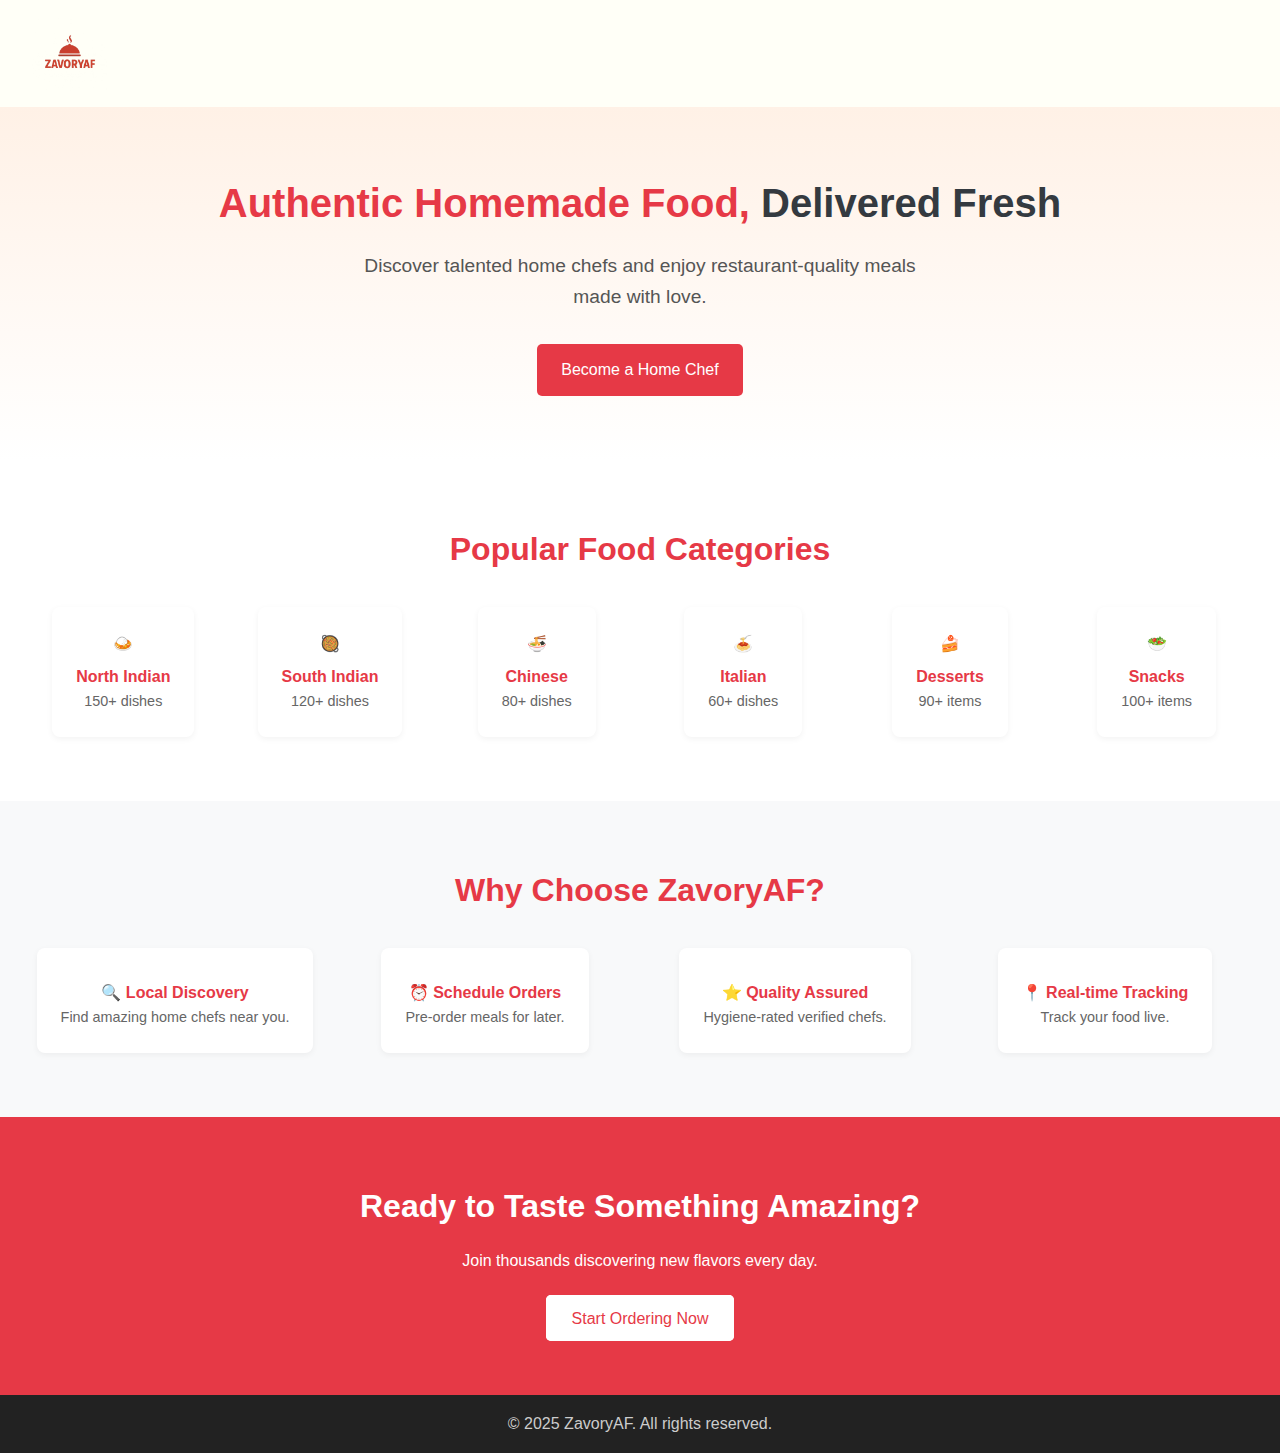
<file: index.html>
<!DOCTYPE html>
<html lang="en">
<head>
  <meta charset="UTF-8" />
  <meta name="viewport" content="width=device-width, initial-scale=1.0"/>
  <title>ZavoryAF - Homemade Food</title>
  <link rel="stylesheet" href="style.css" />
</head>
<body>
  <!-- Header and Navigation -->
  <header class="navbar">
    <img src="logo.jpg" alt="Zavoryaf Logo" class="logo">
    <nav>
      
    </nav>
  </header>

  <!-- Hero -->
  <section class="hero">
    <h2>Authentic Homemade Food, <span>Delivered Fresh</span></h2>
    <p>Discover talented home chefs and enjoy restaurant-quality meals made with love.</p>
    <div class="hero-buttons">
      <a href="https://wa.me/917671973258?text=Hi%20Zavoryaf%2C%20I%20want%20to%20become%20a%20chef!" class="btn primary">Become a Home Chef</a>
    </div>
  </section>

  <!-- Categories -->
  <section class="section" id="categories">
    <h3>Popular Food Categories</h3>
    <div class="grid">
      <div class="card"><div>🍛</div><h4>North Indian</h4><p>150+ dishes</p></div>
      <div class="card"><div>🥘</div><h4>South Indian</h4><p>120+ dishes</p></div>
      <div class="card"><div>🍜</div><h4>Chinese</h4><p>80+ dishes</p></div>
      <div class="card"><div>🍝</div><h4>Italian</h4><p>60+ dishes</p></div>
      <div class="card"><div>🍰</div><h4>Desserts</h4><p>90+ items</p></div>
      <div class="card"><div>🥗</div><h4>Snacks</h4><p>100+ items</p></div>
    </div>
  </section>

  <!-- Features -->
  <section class="section light" id="features">
    <h3>Why Choose ZavoryAF?</h3>
    <div class="grid features">
      <div class="card"><h4>🔍 Local Discovery</h4><p>Find amazing home chefs near you.</p></div>
      <div class="card"><h4>⏰ Schedule Orders</h4><p>Pre-order meals for later.</p></div>
      <div class="card"><h4>⭐ Quality Assured</h4><p>Hygiene-rated verified chefs.</p></div>
      <div class="card"><h4>📍 Real-time Tracking</h4><p>Track your food live.</p></div>
    </div>
  </section>

  <!-- CTA -->
  <section class="cta" id="cta">
    <h3>Ready to Taste Something Amazing?</h3>
    <p>Join thousands discovering new flavors every day.</p>
    <a href="https://wa.me/917671973258?text=Hi%20Zavoryaf%2C%20I%20want%20to%20place%20an%20order!" class="btn white">Start Ordering Now</a>
  </section>

  <!-- Footer -->
  <footer>
    <p>&copy; 2025 ZavoryAF. All rights reserved.</p>
  </footer>
</file>
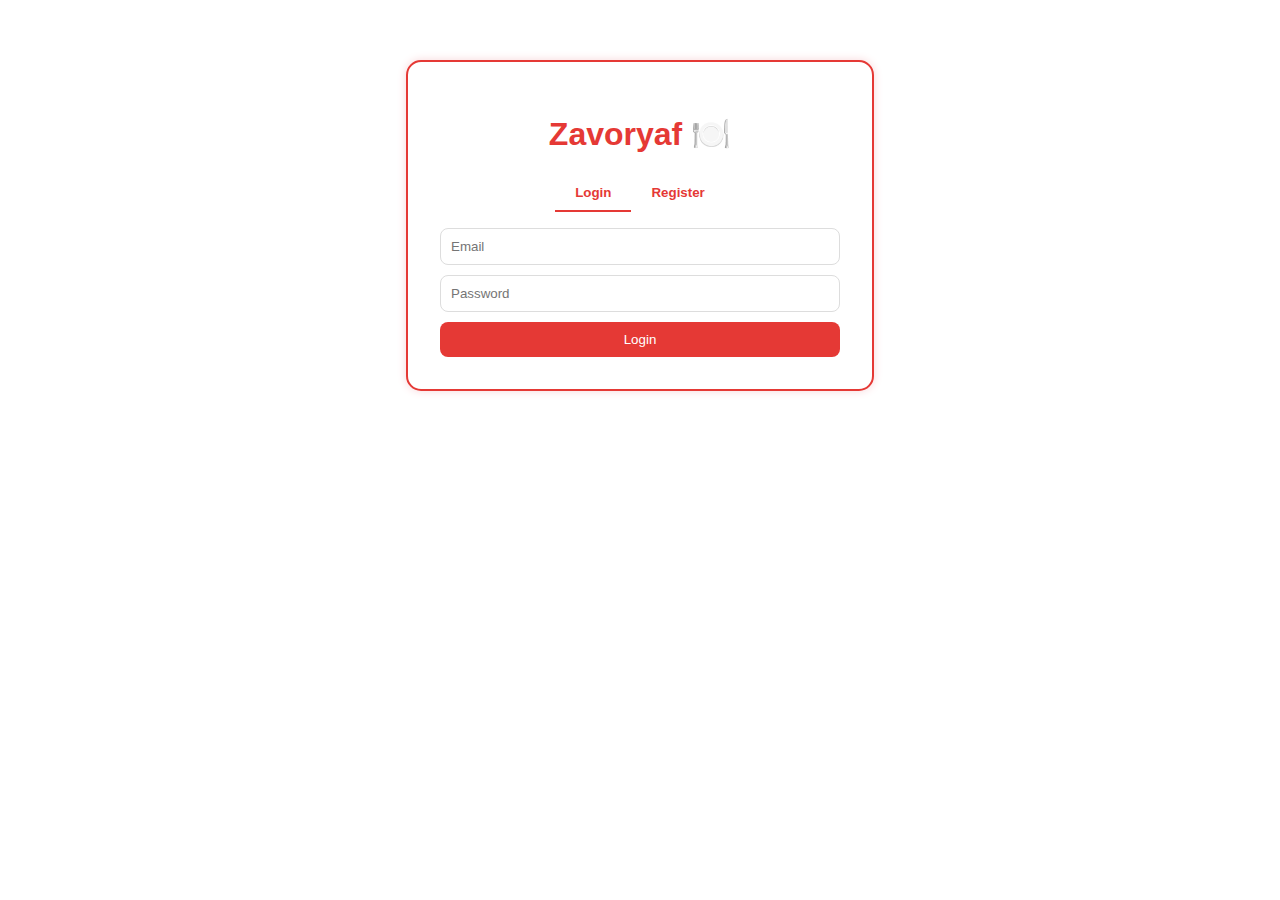
<file: zavoryaf-chef/index.html>
<!DOCTYPE html>
<html lang="en">
<head>
  <meta charset="UTF-8" />
  <meta name="viewport" content="width=device-width, initial-scale=1.0"/>
  <title>Zavoryaf - Login</title>
  <link rel="stylesheet" href="style.css" />
</head>
<body>
  <div class="auth-container">
    <h1>Zavoryaf 🍽️</h1>
    
    <div class="form-toggle">
      <button id="loginBtn" class="active">Login</button>
      <button id="registerBtn">Register</button>
    </div>

    <!-- Login Form -->
    <form id="loginForm" class="auth-form">
      <input type="email" placeholder="Email" required />
      <input type="password" placeholder="Password" required />
      <button type="submit">Login</button>
    </form>

    <!-- Register Form -->
    <form id="registerForm" class="auth-form hidden">
      <input type="text" placeholder="Name" required />
      <input type="email" placeholder="Email" required />
      <input type="password" placeholder="Password" required />
      
      <label for="certificateUpload">Upload Certificate (PDF/Image):</label>
      <input type="file" id="certificateUpload" accept=".pdf, image/*" required />

      <label for="kitchenPhotos">Upload Kitchen Photos:</label>
      <input type="file" id="kitchenPhotos" accept="image/*" multiple required />
      
      <button type="submit">Register</button>
    </form>
  </div>

  <script src="script.js"></script>
</body>
</html>
</file>
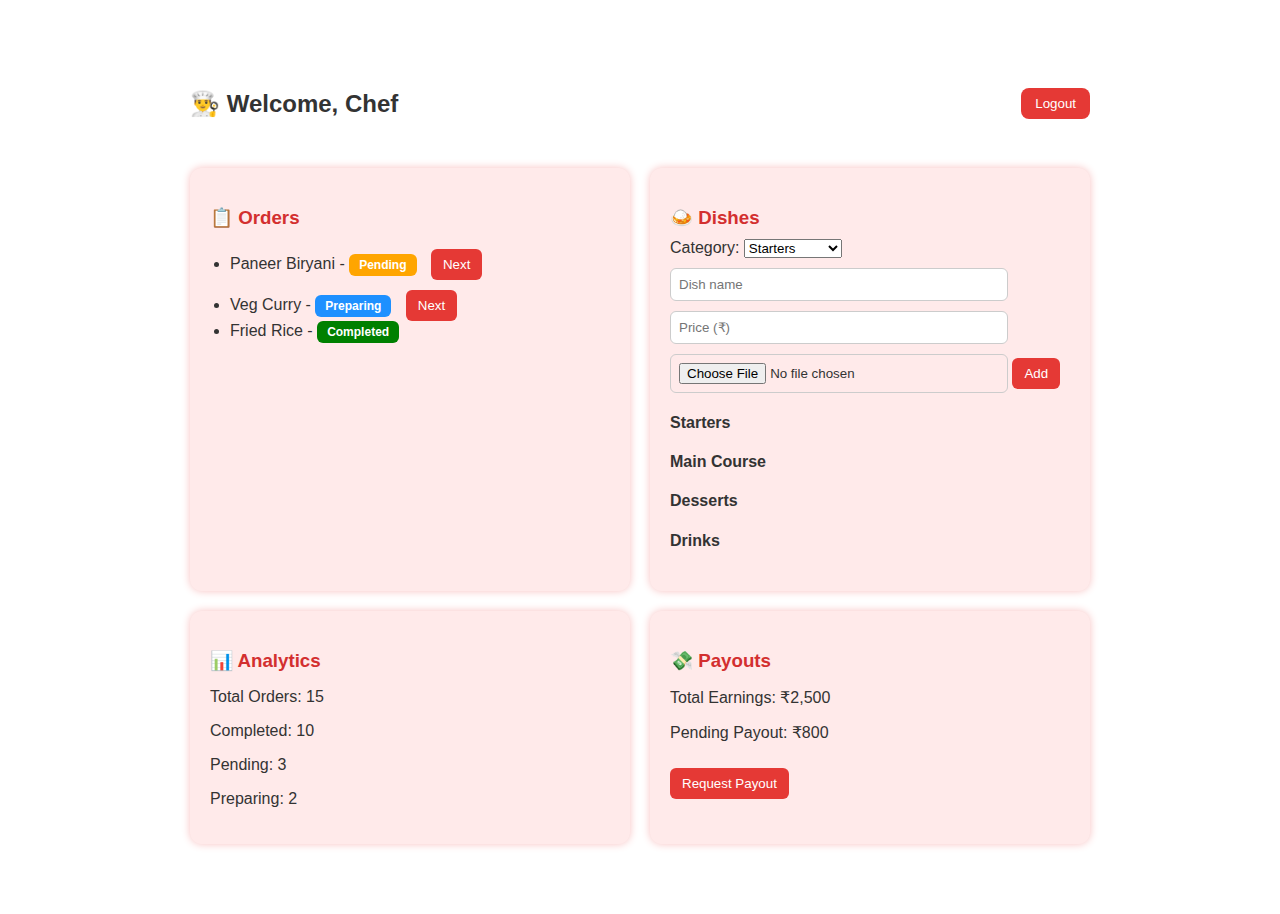
<file: zavoryaf-chef/dashboard.html>
<!DOCTYPE html>
<html lang="en">
<head>
  <meta charset="UTF-8" />
  <title>Chef Dashboard - Zavoryaf</title>
  <link rel="stylesheet" href="style.css" />
</head>
<body>
  <div class="dashboard-container">
    <header>
      <h2>👨‍🍳 Welcome, Chef</h2>
      <button onclick="logout()">Logout</button>
    </header>

    <section class="dashboard">
      <!-- Orders Section -->
      <div class="card">
        <h3>📋 Orders</h3>
        <ul id="orderList">
          <li>Paneer Biryani - <span class="status pending">Pending</span> <button onclick="updateOrderStatus(this)">Next</button></li>
          <li>Veg Curry - <span class="status preparing">Preparing</span> <button onclick="updateOrderStatus(this)">Next</button></li>
          <li>Fried Rice - <span class="status completed">Completed</span></li>
        </ul>
      </div>

      <!-- Dishes Section -->
      <div class="card">
        <h3>🍛 Dishes</h3>
        <label for="dishCategory">Category:</label>
        <select id="dishCategory">
          <option value="starters">Starters</option>
          <option value="main-course">Main Course</option>
          <option value="desserts">Desserts</option>
          <option value="drinks">Drinks</option>
        </select>

        <input type="text" id="newDish" placeholder="Dish name" />
        <input type="number" id="dishPrice" placeholder="Price (₹)" />
        <input type="file" id="dishImage" accept="image/*" />
        <button onclick="addDish()">Add</button>

        <h4>Starters</h4>
        <ul id="startersList"></ul>

        <h4>Main Course</h4>
        <ul id="main-courseList"></ul>

        <h4>Desserts</h4>
        <ul id="dessertsList"></ul>

        <h4>Drinks</h4>
        <ul id="drinksList"></ul>
      </div>

      <!-- Analytics Section -->
      <div class="card">
        <h3>📊 Analytics</h3>
        <p>Total Orders: 15</p>
        <p>Completed: 10</p>
        <p>Pending: 3</p>
        <p>Preparing: 2</p>
      </div>

      <!-- Payout Section -->
      <div class="card">
        <h3>💸 Payouts</h3>
        <p>Total Earnings: ₹2,500</p>
        <p>Pending Payout: ₹800</p>
        <button>Request Payout</button>
      </div>
    </section>
  </div>

  <script src="script.js"></script>
</body>
</html>
</file>
<file: style.css>
:root {
  --red: #e63946;
  --cream: #fff1e6;
  --light: #f8f9fa;
  --dark: #343a40;
}

* {
  margin: 0;
  padding: 0;
  box-sizing: border-box;
}

body {
  font-family: 'Segoe UI', sans-serif;
  line-height: 1.6;
  background: white;
  color: var(--dark);
}

a {
  text-decoration: none;
}

.navbar {
  display: flex;
  justify-content: space-between;
  padding: 1rem 2rem;
  background: #fffff7; /* updated color */
  box-shadow: 0 2px 4px rgba(0, 0, 0, 0.05);
}

.navbar h1 {
  color: var(--red);
}

.navbar nav a {
  margin-left: 1.5rem;
  color: var(--dark);
  font-weight: bold;
}

.logo {
  height: 75px;
  width: auto;
}

.hero {
  text-align: center;
  padding: 4rem 2rem;
  background: linear-gradient(to bottom, var(--cream), #fff);
}

.hero h2 {
  font-size: 2.5rem;
  margin-bottom: 1rem;
  color: var(--red);
}

.hero h2 span {
  color: var(--dark);
}

.hero p {
  font-size: 1.2rem;
  color: #555;
  max-width: 600px;
  margin: auto;
}

.hero-buttons {
  margin-top: 2rem;
  display: flex;
  gap: 1rem;
  justify-content: center;
  flex-wrap: wrap;
}

.btn {
  padding: 0.8rem 1.5rem;
  font-size: 1rem;
  border-radius: 5px;
  cursor: pointer;
}

.primary {
  background: var(--red);
  color: white;
  border: none;
}

.white {
  background: white;
  color: var(--red);
  border: 2px solid white;
}

.section {
  padding: 4rem 2rem;
  text-align: center;
}

.section h3 {
  font-size: 2rem;
  margin-bottom: 2rem;
  color: var(--red);
}

.grid {
  display: grid;
  grid-template-columns: repeat(auto-fit, minmax(150px, 1fr));
  gap: 1.5rem;
  justify-items: center;
}

.card {
  background: white;
  padding: 1.5rem;
  border-radius: 8px;
  box-shadow: 0 2px 6px rgba(0, 0, 0, 0.05);
  transition: transform 0.3s;
}

.card:hover {
  transform: scale(1.05);
}

.card h4 {
  color: var(--red);
  margin-top: 0.5rem;
}

.card p {
  font-size: 0.9rem;
  color: #666;
}

.section.light {
  background: var(--light);
}

.cta {
  background: var(--red);
  color: white;
  padding: 4rem 2rem;
  text-align: center;
}

.cta h3 {
  font-size: 2rem;
  margin-bottom: 1rem;
}

.cta p {
  margin-bottom: 2rem;
}

footer {
  background: #222;
  color: #ccc;
  text-align: center;
  padding: 1rem;
}
</file>
<file: zavoryaf-chef/style.css>
/* ---------- Global Styles ---------- */
body {
  font-family: 'Segoe UI', sans-serif;
  margin: 0;
  background: #fff;
  color: #333;
}

/* ---------- Auth Page ---------- */
.auth-container {
  max-width: 400px;
  margin: 60px auto;
  padding: 2rem;
  border: 2px solid #e53935;
  border-radius: 15px;
  background: #fff;
  box-shadow: 0 0 10px #f8d7da;
  text-align: center;
}

h1 {
  color: #e53935;
}

.form-toggle {
  display: flex;
  justify-content: center;
  margin-bottom: 1rem;
}

.form-toggle button {
  padding: 10px 20px;
  border: none;
  background: #fff;
  color: #e53935;
  font-weight: bold;
  cursor: pointer;
  border-bottom: 2px solid transparent;
  transition: border-bottom 0.3s ease;
}

.form-toggle button.active {
  border-bottom: 2px solid #e53935;
}

.auth-form {
  display: flex;
  flex-direction: column;
  gap: 10px;
}

.auth-form input {
  padding: 10px;
  border: 1px solid #ddd;
  border-radius: 8px;
  outline: none;
}

.auth-form button {
  background: #e53935;
  color: #fff;
  border: none;
  padding: 10px;
  border-radius: 8px;
  cursor: pointer;
  transition: background 0.3s ease;
}

.auth-form button:hover {
  background: #c62828;
}

.auth-form.hidden {
  display: none;
}

/* ---------- Dashboard Page ---------- */
.dashboard-container {
  max-width: 900px;
  margin: 50px auto;
  padding: 20px;
}

header {
  display: flex;
  justify-content: space-between;
  align-items: center;
}

header button {
  background: #e53935;
  color: #fff;
  border: none;
  padding: 8px 14px;
  border-radius: 8px;
  cursor: pointer;
  transition: background 0.3s ease;
}

header button:hover {
  background: #c62828;
}

.dashboard {
  display: flex;
  flex-wrap: wrap;
  gap: 20px;
  margin-top: 30px;
}

.card {
  background: #ffeaea;
  padding: 20px;
  flex: 1 1 280px;
  border-radius: 12px;
  box-shadow: 0 0 8px #f8c0c0;
}

.card h3 {
  color: #d32f2f;
  margin-bottom: 10px;
}

.card ul {
  padding-left: 20px;
  margin: 0;
}

.card input {
  padding: 8px;
  width: 80%;
  border-radius: 6px;
  border: 1px solid #ccc;
  margin-top: 10px;
  outline: none;
}

.card button {
  margin-top: 10px;
  padding: 8px 12px;
  background: #e53935;
  color: white;
  border: none;
  border-radius: 6px;
  cursor: pointer;
  transition: background 0.3s ease;
}

.card button:hover {
  background: #c62828;
}

/* ---------- Status Badges ---------- */
.status {
  display: inline-block;
  padding: 4px 10px;
  border-radius: 6px;
  font-size: 12px;
  font-weight: bold;
  color: white;
  margin-right: 10px;
}

.status.pending {
  background-color: orange;
}

.status.preparing {
  background-color: dodgerblue;
}

.status.completed {
  background-color: green;
}
.hidden {
  display: none;
}
</file>
